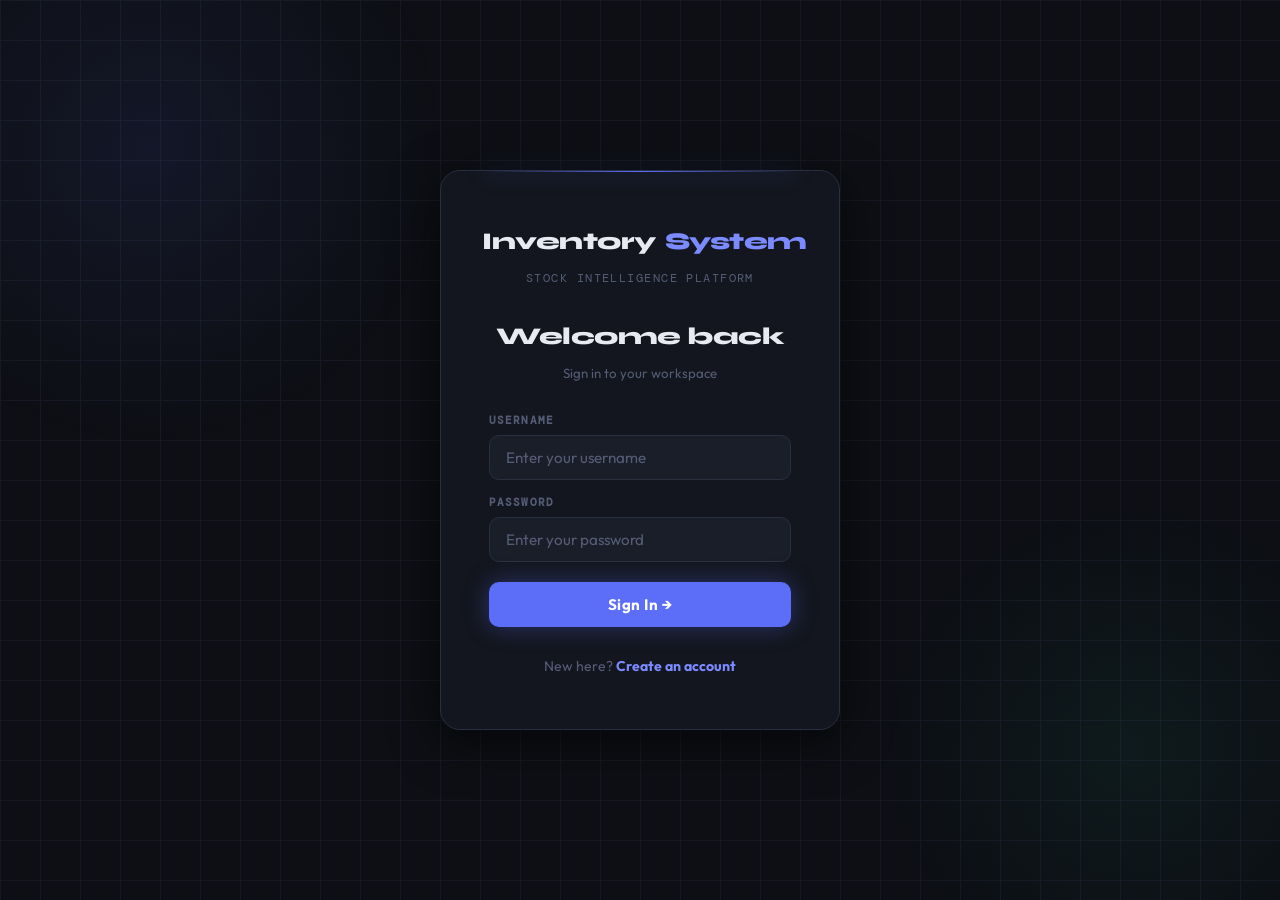
<file: inventory-frontend/index.html>
<!DOCTYPE html>
<html lang="en">
<head>
    <meta charset="UTF-8">
    <meta name="viewport" content="width=device-width, initial-scale=1.0">
    <title>Inventory System</title>
    <link rel="stylesheet" href="styles.css">
</head>
<body>
    <script>
        if (!localStorage.getItem("user")) {
            window.location.href = "login.html";
        }
    </script>

    <!-- TOAST CONTAINER -->
    <div id="toast-container"></div>

    <!-- HEADER -->
    <header class="main-header">
        <div class="logo">Inventory<span>System</span></div>
        <nav class="header-nav">
            <a href="#" class="nav-link active" onclick="showView('dashboard')">Dashboard</a>
            <a href="#" class="nav-link" onclick="showView('products')">Products</a>
            <a href="#" class="nav-link" onclick="showView('history')">Stock History</a>
        </nav>
        <div class="header-right">
            <span class="user-badge" id="username-display"></span>
            <button class="logout-btn" onclick="logout()">Sign out</button>
        </div>
    </header>

    <!-- DASHBOARD VIEW -->
    <div id="view-dashboard" class="view-section">
        <div class="main-container">
            <div class="page-title">
                <h2>Dashboard Overview</h2>
                <p>Welcome back, <strong id="dash-user"></strong> — here's your inventory at a glance</p>
            </div>

            <div class="stats-grid">
                <div class="stat-card">
                    <div class="stat-icon blue">📦</div>
                    <div class="stat-info">
                        <div class="stat-value" id="dash-total">0</div>
                        <div class="stat-label">Total Products</div>
                    </div>
                </div>
                <div class="stat-card">
                    <div class="stat-icon red">⚠️</div>
                    <div class="stat-info">
                        <div class="stat-value" id="dash-low">0</div>
                        <div class="stat-label">Low Stock Items</div>
                    </div>
                </div>
                <div class="stat-card">
                    <div class="stat-icon green">✅</div>
                    <div class="stat-info">
                        <div class="stat-value" id="dash-available">0</div>
                        <div class="stat-label">Available Items</div>
                    </div>
                </div>
                <div class="stat-card">
                    <div class="stat-icon purple">💰</div>
                    <div class="stat-info">
                        <div class="stat-value" id="dash-value">₹0</div>
                        <div class="stat-label">Total Stock Value</div>
                    </div>
                </div>
            </div>

            <div class="dash-grid">
                <div class="dash-card">
                    <h3>Category Breakdown</h3>
                    <div id="category-bars"></div>
                </div>
                <div class="dash-card">
                    <h3>Low Stock Alerts</h3>
                    <div id="low-stock-list" class="alert-list"></div>
                </div>
            </div>
        </div>
    </div>

    <!-- PRODUCTS VIEW -->
    <div id="view-products" class="view-section hidden">
        <div class="main-container">
            <div class="page-title-bar">
                <h2>Products</h2>
                <button class="add-btn" onclick="openModal()">+ Add Product</button>
            </div>

            <!-- FILTERS & SEARCH -->
            <div class="filter-bar">
                <div class="search-wrap">
                    <span class="search-icon">🔍</span>
                    <input id="search" placeholder="Search by name…" oninput="handleSearch()">
                </div>
                <div class="filter-group">
                    <select id="filter-category" onchange="applyFilters()">
                        <option value="">All Categories</option>
                    </select>
                    <select id="filter-status" onchange="applyFilters()">
                        <option value="">All Status</option>
                        <option value="AVAILABLE">Available</option>
                        <option value="LOW_STOCK">Low Stock</option>
                    </select>
                    <select id="sort-select" onchange="applyFilters()">
                        <option value="">Default Sort</option>
                        <option value="price_asc">Price ↑</option>
                        <option value="price_desc">Price ↓</option>
                        <option value="name_asc">Name A–Z</option>
                        <option value="qty_asc">Qty ↑</option>
                    </select>
                </div>
                <button class="export-btn" onclick="exportCSV()">⬇ Export CSV</button>
            </div>

            <!-- TABLE -->
            <div class="table-wrapper">
                <table>
                    <thead>
                        <tr>
                            <th>#</th>
                            <th>Name</th>
                            <th>Category</th>
                            <th>Price</th>
                            <th>Qty</th>
                            <th>Low Stock At</th>
                            <th>Status</th>
                            <th>Added</th>
                            <th>Actions</th>
                        </tr>
                    </thead>
                    <tbody id="table"></tbody>
                </table>
                <div id="empty-state" class="empty-state hidden">
                    <p>No products found.</p>
                </div>
            </div>

            <!-- PAGINATION -->
            <div class="pagination" id="pagination"></div>
        </div>
    </div>

    <!-- STOCK HISTORY VIEW -->
    <div id="view-history" class="view-section hidden">
        <div class="main-container">
            <div class="page-title">
                <h2>Stock History</h2>
                <p>Audit log of all stock changes</p>
            </div>
            <div class="table-wrapper">
                <table>
                    <thead>
                        <tr>
                            <th>Product</th>
                            <th>Change Type</th>
                            <th>Old Qty</th>
                            <th>New Qty</th>
                            <th>Changed By</th>
                            <th>Date &amp; Time</th>
                        </tr>
                    </thead>
                    <tbody id="history-table"></tbody>
                </table>
                <div id="history-empty" class="empty-state hidden">
                    <p>No stock history found.</p>
                </div>
            </div>
        </div>
    </div>

    <!-- ADD / EDIT MODAL -->
    <div id="modal-overlay" class="modal-overlay hidden" onclick="closeModalOnOverlay(event)">
        <div class="modal">
            <div class="modal-header">
                <h3 id="modal-title">Add Product</h3>
                <button class="modal-close" onclick="closeModal()">✕</button>
            </div>
            <div class="modal-body">
                <div class="form-grid">
                    <div class="form-group">
                        <label>Product Name *</label>
                        <input id="m-name" placeholder="e.g. Wireless Mouse" maxlength="100">
                        <span class="field-error" id="err-name"></span>
                    </div>
                    <div class="form-group">
                        <label>Category *</label>
                        <select id="m-category">
                            <option value="">Select Category</option>
                            <option>Stationery</option>
                            <option>Electronics</option>
                            <option>Groceries</option>
                            <option>Clothing</option>
                            <option>Furniture</option>
                            <option>Tools</option>
                        </select>
                        <span class="field-error" id="err-category"></span>
                    </div>
                    <div class="form-group">
                        <label>Price (₹) *</label>
                        <input id="m-price" type="number" min="0" step="0.01" placeholder="0.00">
                        <span class="field-error" id="err-price"></span>
                    </div>
                    <div class="form-group">
                        <label>Quantity *</label>
                        <input id="m-quantity" type="number" min="0" placeholder="0">
                        <span class="field-error" id="err-quantity"></span>
                    </div>
                    <div class="form-group">
                        <label>Low Stock Threshold</label>
                        <input id="m-threshold" type="number" min="1" placeholder="Default: 10">
                        <small class="field-hint">Alert when qty falls below this value</small>
                    </div>
                </div>
            </div>
            <div class="modal-footer">
                <button class="btn-secondary" onclick="closeModal()">Cancel</button>
                <button class="add-btn" id="modal-save-btn" onclick="saveProduct()">Add Product</button>
            </div>
        </div>
    </div>

    <!-- DELETE CONFIRM MODAL -->
    <div id="delete-overlay" class="modal-overlay hidden" onclick="closeDeleteOnOverlay(event)">
        <div class="modal modal-sm">
            <div class="modal-header">
                <h3>Confirm Delete</h3>
                <button class="modal-close" onclick="closeDeleteModal()">✕</button>
            </div>
            <div class="modal-body">
                <p>Are you sure you want to delete <strong id="delete-product-name"></strong>?</p>
                <p class="text-muted">This action cannot be undone.</p>
            </div>
            <div class="modal-footer">
                <button class="btn-secondary" onclick="closeDeleteModal()">Cancel</button>
                <button class="btn-danger" onclick="confirmDelete()">Delete</button>
            </div>
        </div>
    </div>

    <script src="script.js"></script>
</body>
</html>
</file>
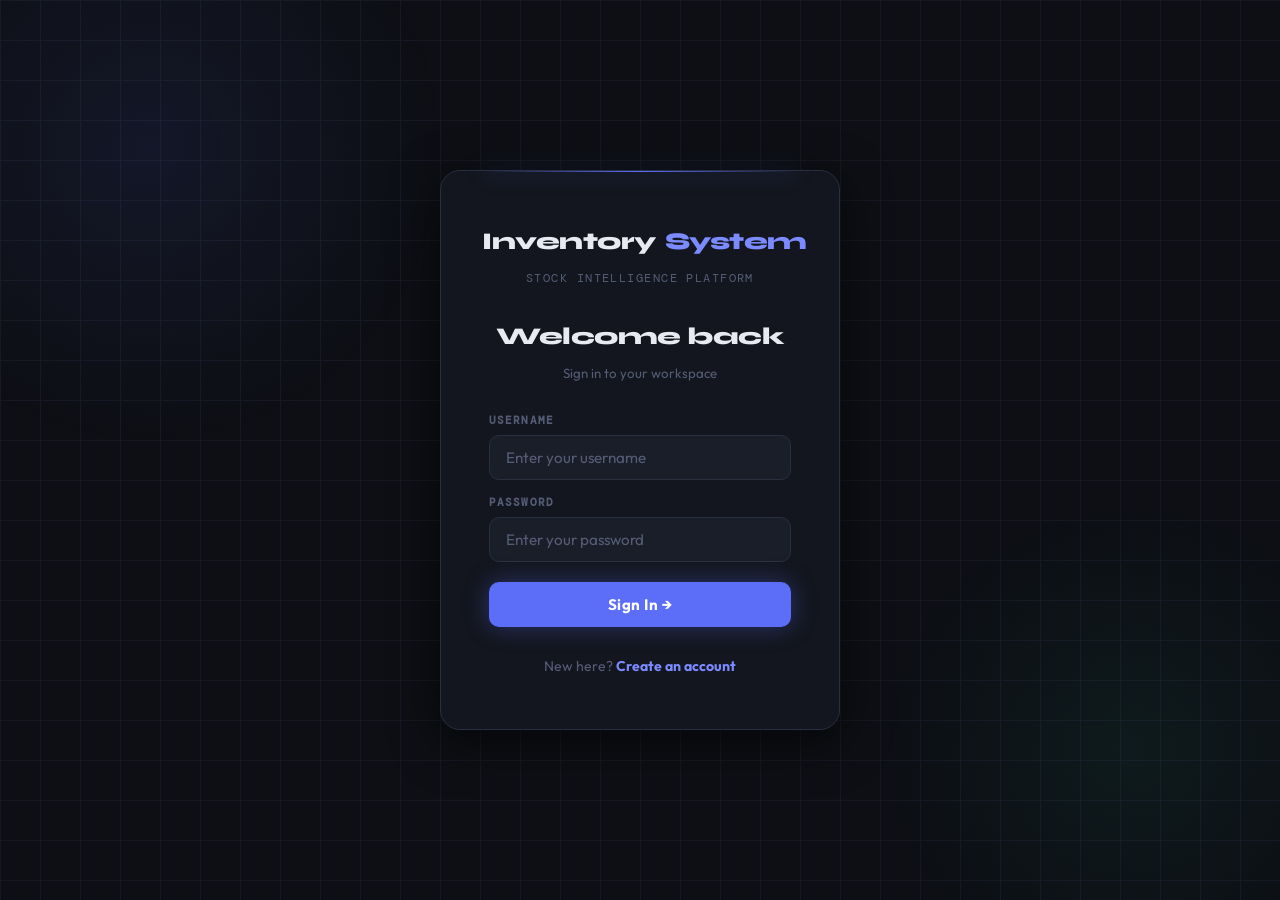
<file: inventory-frontend/login.html>
<!DOCTYPE html>
<html lang="en">
<head>
    <meta charset="UTF-8">
    <meta name="viewport" content="width=device-width, initial-scale=1.0">
    <title>Login · Inventory System</title>
    <link rel="stylesheet" href="styles.css">
</head>
<body class="auth-page">

    <div class="grid-bg"></div>
    <div class="glow-1"></div>
    <div class="glow-2"></div>

    <div class="auth-card">
        <div class="logo">Inventory<span>System</span></div>
        <div class="auth-tagline">Stock Intelligence Platform</div>

        <h2>Welcome back</h2>
        <p class="auth-subtext">Sign in to your workspace</p>

        <div class="auth-inputs">
            <div>
                <label class="input-field-label">Username</label>
                <input id="login-user" type="text" placeholder="Enter your username" onkeydown="if(event.key==='Enter') login()">
            </div>
            <div>
                <label class="input-field-label">Password</label>
                <input id="login-pass" type="password" placeholder="Enter your password" onkeydown="if(event.key==='Enter') login()">
            </div>
            <div class="auth-error" id="login-error"></div>
            <button class="auth-btn" id="login-btn" onclick="login()">Sign In →</button>
        </div>

        <div class="auth-link">
            New here? <a href="register.html">Create an account</a>
        </div>
    </div>

    <script>
    function login() {
        const userVal = document.getElementById("login-user").value.trim();
        const passVal = document.getElementById("login-pass").value;
        const errEl   = document.getElementById("login-error");
        const btn     = document.getElementById("login-btn");

        errEl.style.display = "none";

        if (!userVal || !passVal) {
            errEl.textContent = "Please enter both username and password.";
            errEl.style.display = "block";
            return;
        }

        btn.textContent = "Signing in…";
        btn.disabled = true;

        fetch("http://localhost:8080/auth/login", {
            method: "POST",
            headers: { "Content-Type": "application/json" },
            body: JSON.stringify({ username: userVal, password: passVal })
        })
        .then(async res => {
            const text = await res.text();
            if (text.trim() === "SUCCESS") {
                localStorage.setItem("user", userVal);
                window.location.href = "index.html";
            } else {
                errEl.textContent = "Invalid username or password.";
                errEl.style.display = "block";
                btn.textContent = "Sign In →";
                btn.disabled = false;
            }
        })
        .catch(() => {
            errEl.textContent = "Cannot connect to server. Is the backend running?";
            errEl.style.display = "block";
            btn.textContent = "Sign In →";
            btn.disabled = false;
        });
    }
    </script>
</body>
</html>
</file>
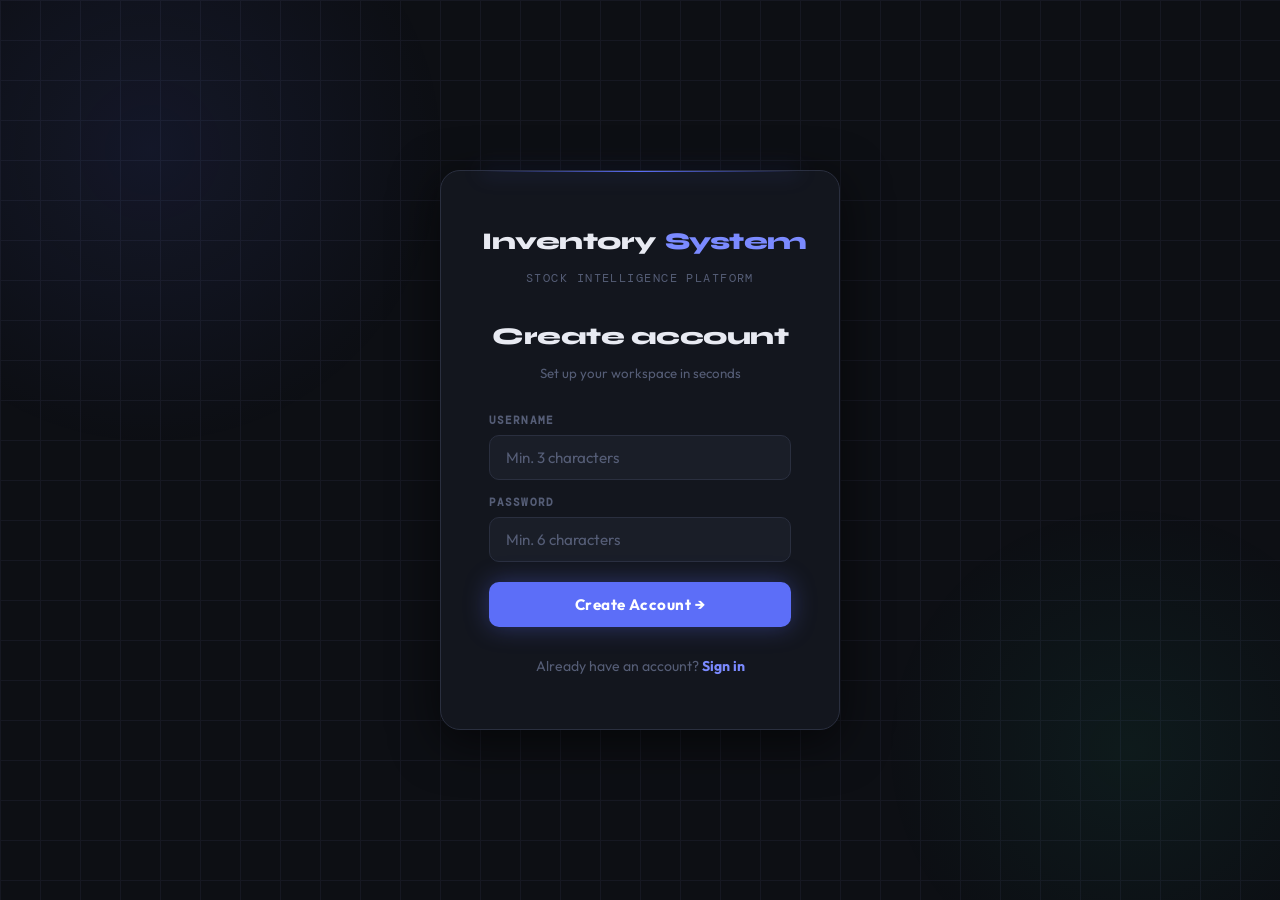
<file: inventory-frontend/register.html>
<!DOCTYPE html>
<html lang="en">
<head>
    <meta charset="UTF-8">
    <meta name="viewport" content="width=device-width, initial-scale=1.0">
    <title>Register · Inventory System</title>
    <link rel="stylesheet" href="styles.css">
</head>
<body class="auth-page">

    <div class="grid-bg"></div>
    <div class="glow-1"></div>
    <div class="glow-2"></div>

    <div class="auth-card">
        <div class="logo">Inventory<span>System</span></div>
        <div class="auth-tagline">Stock Intelligence Platform</div>

        <h2>Create account</h2>
        <p class="auth-subtext">Set up your workspace in seconds</p>

        <div class="auth-inputs">
            <div>
                <label class="input-field-label">Username</label>
                <input id="username" type="text" placeholder="Min. 3 characters" maxlength="30" onkeydown="if(event.key==='Enter') register()">
            </div>
            <div>
                <label class="input-field-label">Password</label>
                <input id="password" type="password" placeholder="Min. 6 characters" maxlength="64" onkeydown="if(event.key==='Enter') register()">
            </div>
            <div class="auth-error" id="reg-error"></div>
            <button class="auth-btn" id="reg-btn" onclick="register()">Create Account →</button>
        </div>

        <div class="auth-link">
            Already have an account? <a href="login.html">Sign in</a>
        </div>
    </div>

    <script>
    function register() {
        const u     = document.getElementById("username").value.trim();
        const p     = document.getElementById("password").value;
        const errEl = document.getElementById("reg-error");
        const btn   = document.getElementById("reg-btn");

        errEl.style.display = "none";

        if (!u || !p) {
            errEl.textContent = "Please fill in all fields.";
            errEl.style.display = "block"; return;
        }
        if (u.length < 3) {
            errEl.textContent = "Username must be at least 3 characters.";
            errEl.style.display = "block"; return;
        }
        if (p.length < 6) {
            errEl.textContent = "Password must be at least 6 characters.";
            errEl.style.display = "block"; return;
        }

        btn.textContent = "Creating account…";
        btn.disabled = true;

        fetch("http://localhost:8080/auth/register", {
            method: "POST",
            headers: { "Content-Type": "application/json" },
            body: JSON.stringify({ username: u, password: p })
        })
        .then(async res => {
            if (res.ok) {
                alert("Account created! Please log in.");
                window.location.href = "login.html";
            } else {
                const data = await res.json().catch(() => ({}));
                errEl.textContent = data.message || "Registration failed. Username might be taken.";
                errEl.style.display = "block";
                btn.textContent = "Create Account →";
                btn.disabled = false;
            }
        })
        .catch(() => {
            errEl.textContent = "Cannot connect to server.";
            errEl.style.display = "block";
            btn.textContent = "Create Account →";
            btn.disabled = false;
        });
    }
    </script>
</body>
</html>
</file>
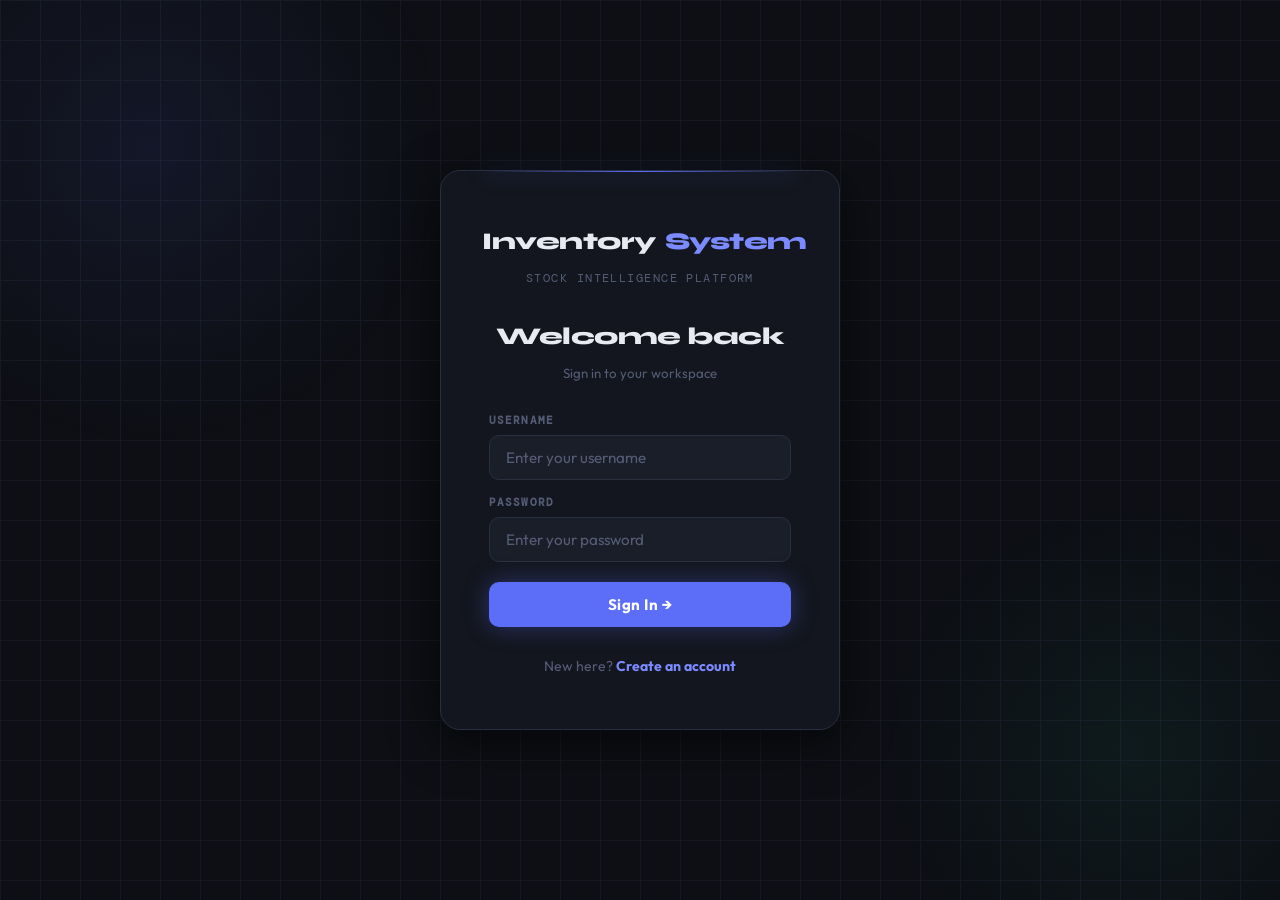
<file: inventory-backend/src/main/resources/static/login.html>
<!DOCTYPE html>
<html lang="en">
<head>
    <meta charset="UTF-8">
    <meta name="viewport" content="width=device-width, initial-scale=1.0">
    <title>Login · Inventory System</title>
    <link rel="stylesheet" href="styles.css">
</head>
<body class="auth-page">

    <div class="grid-bg"></div>
    <div class="glow-1"></div>
    <div class="glow-2"></div>

    <div class="auth-card">
        <div class="logo">Inventory<span>System</span></div>
        <div class="auth-tagline">Stock Intelligence Platform</div>

        <h2>Welcome back</h2>
        <p class="auth-subtext">Sign in to your workspace</p>

        <div class="auth-inputs">
            <div>
                <label class="input-field-label">Username</label>
                <input id="login-user" type="text" placeholder="Enter your username" onkeydown="if(event.key==='Enter') login()">
            </div>
            <div>
                <label class="input-field-label">Password</label>
                <input id="login-pass" type="password" placeholder="Enter your password" onkeydown="if(event.key==='Enter') login()">
            </div>
            <div class="auth-error" id="login-error"></div>
            <button class="auth-btn" id="login-btn" onclick="login()">Sign In →</button>
        </div>

        <div class="auth-link">
            New here? <a href="register.html">Create an account</a>
        </div>
    </div>

    <script>
    function login() {
        const userVal = document.getElementById("login-user").value.trim();
        const passVal = document.getElementById("login-pass").value;
        const errEl   = document.getElementById("login-error");
        const btn     = document.getElementById("login-btn");

        errEl.style.display = "none";

        if (!userVal || !passVal) {
            errEl.textContent = "Please enter both username and password.";
            errEl.style.display = "block";
            return;
        }

        btn.textContent = "Signing in…";
        btn.disabled = true;

        fetch("https://inventory-management-system-c84f.onrender.com/auth/login",  {
            method: "POST",
            headers: { "Content-Type": "application/json" },
            body: JSON.stringify({ username: userVal, password: passVal })
        })
        .then(async res => {
            const text = await res.text();
            if (text.trim() === "SUCCESS") {
                localStorage.setItem("user", userVal);
                window.location.href = "index.html";
            } else {
                errEl.textContent = "Invalid username or password.";
                errEl.style.display = "block";
                btn.textContent = "Sign In →";
                btn.disabled = false;
            }
        })
        .catch(() => {
            errEl.textContent = "Cannot connect to server. Is the backend running?";
            errEl.style.display = "block";
            btn.textContent = "Sign In →";
            btn.disabled = false;
        });
    }
    </script>
</body>
</html>
</file>
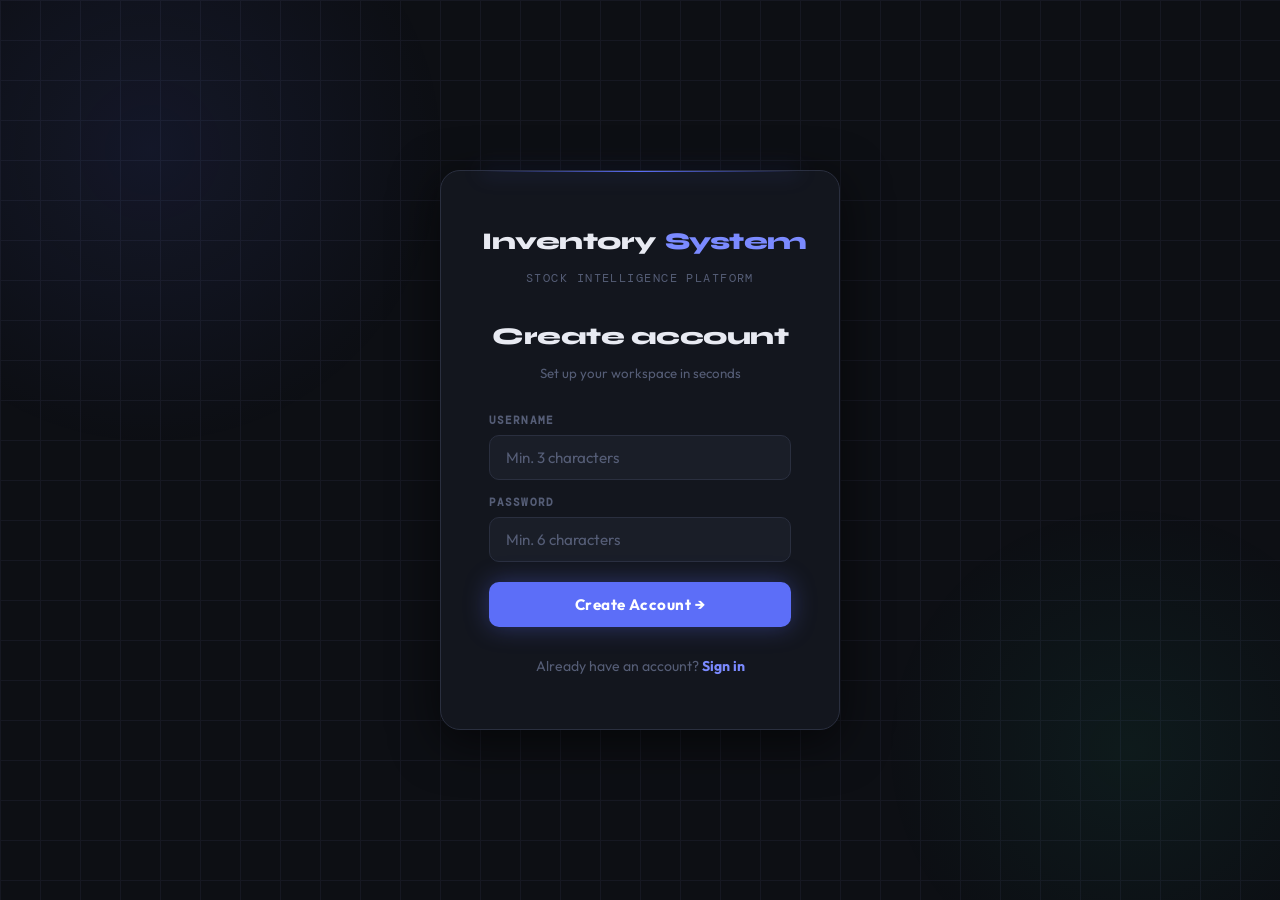
<file: inventory-backend/src/main/resources/static/register.html>
<!DOCTYPE html>
<html lang="en">
<head>
    <meta charset="UTF-8">
    <meta name="viewport" content="width=device-width, initial-scale=1.0">
    <title>Register · Inventory System</title>
    <link rel="stylesheet" href="styles.css">
</head>
<body class="auth-page">

    <div class="grid-bg"></div>
    <div class="glow-1"></div>
    <div class="glow-2"></div>

    <div class="auth-card">
        <div class="logo">Inventory<span>System</span></div>
        <div class="auth-tagline">Stock Intelligence Platform</div>

        <h2>Create account</h2>
        <p class="auth-subtext">Set up your workspace in seconds</p>

        <div class="auth-inputs">
            <div>
                <label class="input-field-label">Username</label>
                <input id="username" type="text" placeholder="Min. 3 characters" maxlength="30" onkeydown="if(event.key==='Enter') register()">
            </div>
            <div>
                <label class="input-field-label">Password</label>
                <input id="password" type="password" placeholder="Min. 6 characters" maxlength="64" onkeydown="if(event.key==='Enter') register()">
            </div>
            <div class="auth-error" id="reg-error"></div>
            <button class="auth-btn" id="reg-btn" onclick="register()">Create Account →</button>
        </div>

        <div class="auth-link">
            Already have an account? <a href="login.html">Sign in</a>
        </div>
    </div>

    <script>
    function register() {
        const u     = document.getElementById("username").value.trim();
        const p     = document.getElementById("password").value;
        const errEl = document.getElementById("reg-error");
        const btn   = document.getElementById("reg-btn");

        errEl.style.display = "none";

        if (!u || !p) {
            errEl.textContent = "Please fill in all fields.";
            errEl.style.display = "block"; return;
        }
        if (u.length < 3) {
            errEl.textContent = "Username must be at least 3 characters.";
            errEl.style.display = "block"; return;
        }
        if (p.length < 6) {
            errEl.textContent = "Password must be at least 6 characters.";
            errEl.style.display = "block"; return;
        }

        btn.textContent = "Creating account…";
        btn.disabled = true;

        fetch("https://inventory-management-system-c84f.onrender.com/auth/register", {
            method: "POST",
            headers: { "Content-Type": "application/json" },
            body: JSON.stringify({ username: u, password: p })
        })
        .then(async res => {
            if (res.ok) {
                alert("Account created! Please log in.");
                window.location.href = "login.html";
            } else {
                const data = await res.json().catch(() => ({}));
                errEl.textContent = data.message || "Registration failed. Username might be taken.";
                errEl.style.display = "block";
                btn.textContent = "Create Account →";
                btn.disabled = false;
            }
        })
        .catch(() => {
            errEl.textContent = "Cannot connect to server.";
            errEl.style.display = "block";
            btn.textContent = "Create Account →";
            btn.disabled = false;
        });
    }
    </script>
</body>
</html>
</file>
<file: inventory-frontend/styles.css>
/* ─── FONTS ─────────────────────────────────────────────────────────────────── */
@import url('https://fonts.googleapis.com/css2?family=Syne:wght@400;600;700;800&family=DM+Mono:wght@400;500&family=Outfit:wght@300;400;500;600;700&display=swap');

/* ─── TOKENS ────────────────────────────────────────────────────────────────── */
:root {
  --bg:         #0d0f14;
  --bg2:        #13161e;
  --bg3:        #1a1e28;
  --bg4:        #222736;
  --border:     #2a2f3f;
  --border2:    #343a50;
  --text:       #e8eaf2;
  --text2:      #8b92ab;
  --text3:      #555d76;
  --accent:     #5c6ef8;
  --accent2:    #7b8aff;
  --accent-glow:rgba(92,110,248,0.22);
  --green:      #22d3a3;
  --green-bg:   rgba(34,211,163,0.1);
  --red:        #f25c6e;
  --red-bg:     rgba(242,92,110,0.1);
  --amber:      #f5a623;
  --amber-bg:   rgba(245,166,35,0.1);
  --purple:     #a78bfa;
  --purple-bg:  rgba(167,139,250,0.1);
  --radius:     10px;
  --radius-lg:  16px;
  --shadow:     0 4px 24px rgba(0,0,0,0.4);
  --shadow-lg:  0 12px 48px rgba(0,0,0,0.6);
  --font-head:  'Syne', sans-serif;
  --font-body:  'Outfit', sans-serif;
  --font-mono:  'DM Mono', monospace;
}

/* ─── RESET & BASE ──────────────────────────────────────────────────────────── */
*, *::before, *::after { box-sizing: border-box; margin: 0; padding: 0; }
html { scroll-behavior: smooth; }

body {
  font-family: var(--font-body);
  background: var(--bg);
  color: var(--text);
  min-height: 100vh;
  line-height: 1.6;
  -webkit-font-smoothing: antialiased;
}

/* Subtle grid texture */
body::before {
  content: '';
  position: fixed;
  inset: 0;
  background-image:
    linear-gradient(var(--border) 1px, transparent 1px),
    linear-gradient(90deg, var(--border) 1px, transparent 1px);
  background-size: 40px 40px;
  opacity: 0.18;
  pointer-events: none;
  z-index: 0;
}

a { text-decoration: none; color: inherit; }
small.field-hint { color: var(--text3); font-size: 0.75rem; margin-top: 3px; display: block; }
.text-muted { color: var(--text2); font-size: 0.86rem; }
.hidden { display: none !important; }

/* ─── SCROLLBAR ─────────────────────────────────────────────────────────────── */
::-webkit-scrollbar { width: 6px; height: 6px; }
::-webkit-scrollbar-track { background: var(--bg2); }
::-webkit-scrollbar-thumb { background: var(--border2); border-radius: 3px; }
::-webkit-scrollbar-thumb:hover { background: var(--accent); }

/* ─── HEADER ────────────────────────────────────────────────────────────────── */
.main-header {
  background: rgba(13,15,20,0.85);
  backdrop-filter: blur(20px);
  -webkit-backdrop-filter: blur(20px);
  padding: 0 40px;
  height: 64px;
  display: flex;
  align-items: center;
  justify-content: space-between;
  border-bottom: 1px solid var(--border);
  position: sticky;
  top: 0;
  z-index: 100;
}

.logo {
  font-family: var(--font-head);
  font-size: 1.35rem;
  font-weight: 800;
  color: var(--text);
  letter-spacing: -0.5px;
  display: flex;
  align-items: center;
  gap: 9px;
}
.logo::before {
  content: '';
  display: inline-block;
  width: 8px; height: 8px;
  background: var(--accent);
  border-radius: 2px;
  box-shadow: 0 0 12px var(--accent);
}
.logo span { color: var(--accent2); }

.header-nav { display: flex; gap: 2px; }
.nav-link {
  padding: 7px 18px;
  border-radius: 8px;
  color: var(--text2);
  font-weight: 500;
  font-size: 0.88rem;
  transition: all 0.2s;
  letter-spacing: 0.01em;
  position: relative;
}
.nav-link:hover { background: var(--bg3); color: var(--text); }
.nav-link.active { background: var(--accent-glow); color: var(--accent2); font-weight: 600; }
.nav-link.active::after {
  content: '';
  position: absolute;
  bottom: -1px; left: 18px; right: 18px;
  height: 2px;
  background: var(--accent);
  border-radius: 2px 2px 0 0;
  box-shadow: 0 0 8px var(--accent);
}

.header-right { display: flex; align-items: center; gap: 10px; }
.user-badge {
  font-size: 0.78rem;
  color: var(--text2);
  background: var(--bg3);
  border: 1px solid var(--border);
  padding: 5px 14px;
  border-radius: 20px;
  display: flex; align-items: center; gap: 7px;
  font-family: var(--font-mono);
}
.user-badge::before {
  content: '';
  width: 7px; height: 7px;
  border-radius: 50%;
  background: var(--green);
  box-shadow: 0 0 6px var(--green);
}

.logout-btn {
  background: transparent;
  border: 1px solid var(--border);
  color: var(--text2);
  padding: 6px 16px;
  border-radius: 8px;
  cursor: pointer;
  font-size: 0.84rem;
  font-weight: 600;
  font-family: var(--font-body);
  transition: all 0.2s;
}
.logout-btn:hover { background: var(--red-bg); color: var(--red); border-color: var(--red); }

/* ─── LAYOUT ────────────────────────────────────────────────────────────────── */
.view-section { padding: 0; position: relative; z-index: 1; }
.main-container { max-width: 1280px; margin: 0 auto; padding: 36px 28px; }

.page-title { margin-bottom: 32px; }
.page-title h2 {
  font-family: var(--font-head);
  font-size: 1.9rem;
  font-weight: 800;
  letter-spacing: -0.5px;
  background: linear-gradient(135deg, var(--text) 0%, var(--text2) 100%);
  -webkit-background-clip: text; -webkit-text-fill-color: transparent;
  background-clip: text;
}
.page-title p { color: var(--text2); margin-top: 5px; font-size: 0.92rem; }

.page-title-bar { display: flex; justify-content: space-between; align-items: center; margin-bottom: 24px; }
.page-title-bar h2 {
  font-family: var(--font-head);
  font-size: 1.9rem;
  font-weight: 800;
  letter-spacing: -0.5px;
  background: linear-gradient(135deg, var(--text) 0%, var(--text2) 100%);
  -webkit-background-clip: text; -webkit-text-fill-color: transparent;
  background-clip: text;
}

/* ─── DASHBOARD STATS ───────────────────────────────────────────────────────── */
.stats-grid { display: grid; grid-template-columns: repeat(4, 1fr); gap: 16px; margin-bottom: 24px; }

.stat-card {
  background: var(--bg2);
  border: 1px solid var(--border);
  border-radius: var(--radius-lg);
  padding: 22px 24px;
  display: flex; align-items: center; gap: 18px;
  transition: all 0.3s;
  position: relative; overflow: hidden;
  animation: slideUp 0.4s ease both;
}
.stat-card:nth-child(1) { animation-delay: 0.05s; }
.stat-card:nth-child(2) { animation-delay: 0.1s; }
.stat-card:nth-child(3) { animation-delay: 0.15s; }
.stat-card:nth-child(4) { animation-delay: 0.2s; }

.stat-card::before {
  content: '';
  position: absolute;
  top: 0; left: 0; right: 0; height: 1px;
  background: linear-gradient(90deg, transparent, var(--accent), transparent);
  opacity: 0; transition: opacity 0.3s;
}
.stat-card:hover { transform: translateY(-3px); border-color: var(--border2); box-shadow: var(--shadow); }
.stat-card:hover::before { opacity: 1; }

.stat-icon {
  font-size: 1.5rem;
  width: 52px; height: 52px;
  border-radius: 12px;
  display: flex; align-items: center; justify-content: center;
  flex-shrink: 0;
}
.stat-icon.blue  { background: rgba(92,110,248,0.15); border: 1px solid rgba(92,110,248,0.25); }
.stat-icon.red   { background: var(--red-bg); border: 1px solid rgba(242,92,110,0.25); }
.stat-icon.green { background: var(--green-bg); border: 1px solid rgba(34,211,163,0.25); }
.stat-icon.purple{ background: var(--purple-bg); border: 1px solid rgba(167,139,250,0.25); }

.stat-value {
  font-family: var(--font-head);
  font-size: 1.75rem;
  font-weight: 800;
  line-height: 1;
  letter-spacing: -1px;
}
.stat-label { font-size: 0.75rem; color: var(--text2); margin-top: 5px; text-transform: uppercase; letter-spacing: 0.07em; font-weight: 600; }

/* ─── DASHBOARD GRID ────────────────────────────────────────────────────────── */
.dash-grid { display: grid; grid-template-columns: 1fr 1fr; gap: 18px; }

.dash-card {
  background: var(--bg2);
  border: 1px solid var(--border);
  border-radius: var(--radius-lg);
  padding: 24px;
}
.dash-card h3 {
  font-family: var(--font-head);
  font-size: 0.82rem;
  font-weight: 700;
  margin-bottom: 20px;
  color: var(--text2);
  text-transform: uppercase;
  letter-spacing: 0.1em;
  display: flex; align-items: center; gap: 9px;
}
.dash-card h3::before {
  content: '';
  width: 3px; height: 14px;
  background: var(--accent);
  border-radius: 2px;
  box-shadow: 0 0 8px var(--accent);
}

.cat-bar-row { display: flex; align-items: center; gap: 12px; margin-bottom: 13px; }
.cat-label { min-width: 96px; font-size: 0.82rem; color: var(--text2); font-weight: 500; }
.cat-bar-track { flex: 1; background: var(--bg4); border-radius: 4px; height: 8px; overflow: hidden; }
.cat-bar-fill { height: 100%; border-radius: 4px; transition: width 0.7s cubic-bezier(0.34, 1.56, 0.64, 1); }
.cat-count { min-width: 24px; text-align: right; font-size: 0.82rem; font-weight: 700; font-family: var(--font-mono); }

.alert-list { display: flex; flex-direction: column; gap: 9px; }
.alert-item {
  display: flex; justify-content: space-between; align-items: center;
  padding: 10px 14px;
  background: var(--red-bg);
  border: 1px solid rgba(242,92,110,0.2);
  border-radius: 8px;
  transition: border-color 0.2s;
}
.alert-item:hover { border-color: rgba(242,92,110,0.4); }
.alert-name { font-weight: 600; font-size: 0.88rem; }
.alert-badge {
  background: var(--red);
  color: #fff;
  font-size: 0.72rem;
  font-weight: 700;
  padding: 3px 10px;
  border-radius: 20px;
  font-family: var(--font-mono);
}

/* ─── FILTER BAR ────────────────────────────────────────────────────────────── */
.filter-bar {
  background: var(--bg2);
  border: 1px solid var(--border);
  border-radius: var(--radius-lg);
  padding: 14px 18px;
  display: flex; gap: 10px; align-items: center; flex-wrap: wrap;
  margin-bottom: 14px;
}

.search-wrap { position: relative; flex: 1; min-width: 220px; }
.search-icon { position: absolute; left: 13px; top: 50%; transform: translateY(-50%); font-size: 0.85rem; opacity: 0.5; }
.search-wrap input {
  width: 100%;
  padding: 9px 13px 9px 36px;
  background: var(--bg3);
  border: 1px solid var(--border);
  border-radius: var(--radius);
  font-size: 0.88rem;
  color: var(--text);
  font-family: var(--font-body);
  transition: all 0.2s;
}
.search-wrap input::placeholder { color: var(--text3); }
.search-wrap input:focus { outline: none; border-color: var(--accent); box-shadow: 0 0 0 3px var(--accent-glow); background: var(--bg4); }

.filter-group { display: flex; gap: 8px; }
.filter-group select {
  padding: 9px 32px 9px 13px;
  background: var(--bg3);
  border: 1px solid var(--border);
  border-radius: var(--radius);
  font-size: 0.85rem;
  color: var(--text2);
  cursor: pointer;
  font-family: var(--font-body);
  transition: all 0.2s;
  appearance: none; -webkit-appearance: none;
  background-image: url("data:image/svg+xml,%3Csvg xmlns='http://www.w3.org/2000/svg' width='12' height='8' viewBox='0 0 12 8'%3E%3Cpath d='M1 1l5 5 5-5' stroke='%238b92ab' stroke-width='1.5' fill='none' stroke-linecap='round'/%3E%3C/svg%3E");
  background-repeat: no-repeat;
  background-position: right 10px center;
}
.filter-group select:focus { outline: none; border-color: var(--accent); box-shadow: 0 0 0 3px var(--accent-glow); }
.filter-group select option { background: var(--bg3); color: var(--text); }

/* ─── TABLE ─────────────────────────────────────────────────────────────────── */
.table-wrapper {
  background: var(--bg2);
  border: 1px solid var(--border);
  border-radius: var(--radius-lg);
  overflow: hidden;
}

table { width: 100%; border-collapse: collapse; }

th {
  background: var(--bg3);
  color: var(--text3);
  padding: 13px 16px;
  text-align: left;
  font-size: 0.7rem;
  text-transform: uppercase;
  letter-spacing: 0.12em;
  border-bottom: 1px solid var(--border);
  font-weight: 700;
  font-family: var(--font-mono);
}

td {
  padding: 14px 16px;
  border-bottom: 1px solid var(--border);
  font-size: 0.9rem;
  color: var(--text);
  transition: background 0.15s;
}
tr:last-child td { border-bottom: none; }
tr:hover td { background: var(--bg3); }
.low-row td { background: rgba(242,92,110,0.04) !important; }
.low-row:hover td { background: rgba(242,92,110,0.08) !important; }

.empty-state { padding: 64px 32px; text-align: center; color: var(--text3); font-size: 0.95rem; }

/* ─── CHIPS & BADGES ────────────────────────────────────────────────────────── */
.cat-chip {
  background: rgba(92,110,248,0.12);
  color: var(--accent2);
  padding: 3px 10px;
  border-radius: 20px;
  font-size: 0.75rem;
  font-weight: 600;
  border: 1px solid rgba(92,110,248,0.2);
  font-family: var(--font-mono);
}

.status-badge {
  padding: 3px 11px;
  border-radius: 20px;
  font-size: 0.72rem;
  font-weight: 700;
  font-family: var(--font-mono);
  text-transform: uppercase;
  letter-spacing: 0.05em;
}
.badge-ok    { background: var(--green-bg); color: var(--green); border: 1px solid rgba(34,211,163,0.2); }
.badge-low   { background: var(--red-bg); color: var(--red); border: 1px solid rgba(242,92,110,0.2); }
.badge-edit  { background: var(--amber-bg); color: var(--amber); border: 1px solid rgba(245,166,35,0.2); }

/* ─── PAGINATION ────────────────────────────────────────────────────────────── */
.pagination { display: flex; gap: 5px; justify-content: center; padding: 20px 0; }
.pagination button {
  padding: 7px 13px;
  border: 1px solid var(--border);
  border-radius: var(--radius);
  background: var(--bg3);
  color: var(--text2);
  cursor: pointer;
  font-size: 0.84rem;
  font-weight: 600;
  font-family: var(--font-body);
  transition: all 0.2s;
  min-width: 36px;
}
.pagination button:hover:not(:disabled) { background: var(--accent); color: #fff; border-color: var(--accent); box-shadow: 0 0 12px var(--accent-glow); }
.pagination button:disabled { opacity: 0.3; cursor: not-allowed; }
.pagination button.pg-active { background: var(--accent); color: #fff; border-color: var(--accent); box-shadow: 0 0 14px var(--accent-glow); }

/* ─── BUTTONS ───────────────────────────────────────────────────────────────── */
button { cursor: pointer; border: none; font-family: var(--font-body); transition: all 0.2s; }

.add-btn {
  background: var(--accent);
  color: #fff;
  padding: 9px 22px;
  border-radius: var(--radius);
  font-weight: 700;
  font-size: 0.88rem;
  letter-spacing: 0.02em;
  box-shadow: 0 0 20px rgba(92,110,248,0.3);
}
.add-btn:hover { background: var(--accent2); transform: translateY(-2px); box-shadow: 0 4px 24px rgba(92,110,248,0.45); }

.export-btn {
  background: var(--bg3);
  border: 1px solid var(--border);
  color: var(--text2);
  padding: 9px 16px;
  border-radius: var(--radius);
  font-weight: 600;
  font-size: 0.85rem;
}
.export-btn:hover { background: var(--bg4); color: var(--text); border-color: var(--border2); }

.btn-edit {
  background: rgba(92,110,248,0.1);
  color: var(--accent2);
  padding: 5px 13px;
  border-radius: 6px;
  font-size: 0.8rem;
  font-weight: 700;
  margin-right: 4px;
  border: 1px solid rgba(92,110,248,0.2);
}
.btn-edit:hover { background: var(--accent); color: #fff; border-color: var(--accent); }

.btn-del {
  background: var(--red-bg);
  color: var(--red);
  padding: 5px 11px;
  border-radius: 6px;
  font-size: 0.8rem;
  font-weight: 700;
  border: 1px solid rgba(242,92,110,0.2);
}
.btn-del:hover { background: var(--red); color: #fff; border-color: var(--red); }

.btn-secondary {
  background: var(--bg3);
  color: var(--text2);
  padding: 9px 20px;
  border-radius: var(--radius);
  font-weight: 600;
  font-size: 0.88rem;
  border: 1px solid var(--border);
}
.btn-secondary:hover { background: var(--bg4); color: var(--text); }

.btn-danger {
  background: var(--red);
  color: #fff;
  padding: 9px 20px;
  border-radius: var(--radius);
  font-weight: 700;
  font-size: 0.88rem;
  box-shadow: 0 0 16px rgba(242,92,110,0.3);
}
.btn-danger:hover { opacity: 0.9; transform: translateY(-1px); box-shadow: 0 4px 20px rgba(242,92,110,0.45); }

/* ─── MODAL ─────────────────────────────────────────────────────────────────── */
.modal-overlay {
  position: fixed; inset: 0;
  background: rgba(0,0,0,0.7);
  backdrop-filter: blur(6px);
  display: flex; align-items: center; justify-content: center;
  z-index: 999;
  animation: fadeIn 0.2s ease;
}

.modal {
  background: var(--bg2);
  border: 1px solid var(--border2);
  border-radius: var(--radius-lg);
  width: 100%; max-width: 560px;
  box-shadow: var(--shadow-lg);
  animation: slideUp 0.3s cubic-bezier(0.34, 1.56, 0.64, 1);
}
.modal-sm { max-width: 400px; }

.modal-header {
  display: flex; justify-content: space-between; align-items: center;
  padding: 22px 26px;
  border-bottom: 1px solid var(--border);
}
.modal-header h3 { font-family: var(--font-head); font-size: 1.1rem; font-weight: 700; letter-spacing: -0.3px; }
.modal-close {
  background: var(--bg3); border: 1px solid var(--border);
  width: 30px; height: 30px; border-radius: 50%;
  font-size: 0.9rem; cursor: pointer; color: var(--text2);
  display: flex; align-items: center; justify-content: center; transition: all 0.2s;
}
.modal-close:hover { background: var(--red-bg); color: var(--red); border-color: rgba(242,92,110,0.3); }

.modal-body { padding: 24px 26px; }
.modal-body p { color: var(--text2); line-height: 1.7; }
.modal-body p strong { color: var(--text); }
.modal-body .text-muted { margin-top: 6px; font-size: 0.84rem; }

.modal-footer {
  display: flex; justify-content: flex-end; gap: 10px;
  padding: 18px 26px;
  border-top: 1px solid var(--border);
}

.form-grid { display: grid; grid-template-columns: 1fr 1fr; gap: 16px; }
.form-group { display: flex; flex-direction: column; gap: 6px; }
.form-group label {
  font-size: 0.72rem; font-weight: 700; color: var(--text3);
  text-transform: uppercase; letter-spacing: 0.1em;
  font-family: var(--font-mono);
}
.form-group input, .form-group select {
  padding: 10px 13px;
  background: var(--bg3); border: 1px solid var(--border);
  border-radius: var(--radius);
  font-size: 0.9rem; color: var(--text);
  font-family: var(--font-body); transition: all 0.2s;
}
.form-group input::placeholder { color: var(--text3); }
.form-group input:focus, .form-group select:focus {
  outline: none; border-color: var(--accent);
  box-shadow: 0 0 0 3px var(--accent-glow); background: var(--bg4);
}
.form-group select option { background: var(--bg3); color: var(--text); }
.field-error { color: var(--red); font-size: 0.75rem; min-height: 14px; }

/* ─── TOAST ─────────────────────────────────────────────────────────────────── */
#toast-container {
  position: fixed; top: 76px; right: 20px;
  display: flex; flex-direction: column; gap: 8px; z-index: 9999;
}

.toast {
  background: var(--bg3); border: 1px solid var(--border2);
  border-radius: var(--radius); padding: 12px 18px;
  box-shadow: var(--shadow);
  font-size: 0.86rem; font-weight: 600;
  opacity: 0; transform: translateX(30px);
  transition: all 0.3s cubic-bezier(0.34, 1.56, 0.64, 1);
  border-left: 3px solid var(--accent);
  max-width: 320px; color: var(--text);
}
.toast.toast-show { opacity: 1; transform: translateX(0); }
.toast.toast-success { border-left-color: var(--green); }
.toast.toast-error   { border-left-color: var(--red); }
.toast.toast-info    { border-left-color: var(--accent); }

/* ─── AUTH PAGES ────────────────────────────────────────────────────────────── */
.auth-page {
  display: flex; justify-content: center; align-items: center;
  min-height: 100vh; background: var(--bg);
  position: relative; overflow: hidden;
}
.auth-page .grid-bg {
  position: fixed; inset: 0;
  background-image:
    linear-gradient(var(--border) 1px, transparent 1px),
    linear-gradient(90deg, var(--border) 1px, transparent 1px);
  background-size: 40px 40px;
  opacity: 0.2; pointer-events: none; z-index: 0;
}
.auth-page .glow-1 {
  position: fixed;
  width: 600px; height: 600px;
  background: radial-gradient(circle, rgba(92,110,248,0.09) 0%, transparent 70%);
  top: -150px; left: -150px;
  pointer-events: none; border-radius: 50%; z-index: 0;
}
.auth-page .glow-2 {
  position: fixed;
  width: 500px; height: 500px;
  background: radial-gradient(circle, rgba(34,211,163,0.06) 0%, transparent 70%);
  bottom: -100px; right: -100px;
  pointer-events: none; border-radius: 50%; z-index: 0;
}

.auth-card {
  background: var(--bg2);
  border: 1px solid var(--border);
  padding: 52px 48px;
  border-radius: 20px;
  box-shadow: var(--shadow-lg);
  width: 100%; max-width: 400px;
  text-align: center;
  position: relative; z-index: 1;
  animation: slideUp 0.4s cubic-bezier(0.34, 1.56, 0.64, 1);
}
.auth-card::before {
  content: '';
  position: absolute; top: 0; left: 10%; right: 10%; height: 1px;
  background: linear-gradient(90deg, transparent, var(--accent), transparent);
  box-shadow: 0 0 20px var(--accent);
}

.auth-card .logo { justify-content: center; font-size: 1.5rem; margin-bottom: 8px; }

.auth-tagline {
  font-size: 0.75rem; color: var(--text3);
  font-family: var(--font-mono); text-transform: uppercase; letter-spacing: 0.12em;
  margin-top: 4px;
}

.auth-card h2 {
  font-family: var(--font-head);
  margin: 30px 0 6px;
  font-weight: 800; font-size: 1.5rem; letter-spacing: -0.5px; color: var(--text);
}
.auth-subtext { color: var(--text3); font-size: 0.83rem; margin-bottom: 28px; }

.auth-inputs { display: flex; flex-direction: column; gap: 14px; text-align: left; }

.input-field-label {
  display: block;
  font-size: 0.7rem; font-weight: 700; color: var(--text3);
  text-transform: uppercase; letter-spacing: 0.1em; margin-bottom: 5px;
  font-family: var(--font-mono);
}

.auth-inputs input {
  width: 100%;
  padding: 12px 16px;
  background: var(--bg3); border: 1px solid var(--border);
  border-radius: var(--radius);
  font-size: 0.95rem; color: var(--text); font-family: var(--font-body);
  transition: all 0.2s;
}
.auth-inputs input::placeholder { color: var(--text3); }
.auth-inputs input:focus {
  outline: none; border-color: var(--accent);
  box-shadow: 0 0 0 3px var(--accent-glow); background: var(--bg4);
}

.auth-btn {
  background: var(--accent); color: #fff;
  padding: 13px; border-radius: var(--radius);
  font-weight: 700; font-size: 0.95rem;
  width: 100%; margin-top: 6px;
  letter-spacing: 0.03em;
  box-shadow: 0 0 24px rgba(92,110,248,0.35);
  font-family: var(--font-body); transition: all 0.2s;
}
.auth-btn:hover { background: var(--accent2); transform: translateY(-2px); box-shadow: 0 6px 28px rgba(92,110,248,0.5); }
.auth-btn:disabled { opacity: 0.6; cursor: not-allowed; transform: none; }

.auth-link { margin-top: 28px; font-size: 0.88rem; color: var(--text3); }
.auth-link a { color: var(--accent2); font-weight: 700; transition: color 0.2s; }
.auth-link a:hover { color: var(--accent); }

.auth-error {
  background: var(--red-bg); color: var(--red);
  border: 1px solid rgba(242,92,110,0.25);
  border-radius: var(--radius);
  padding: 10px 14px; font-size: 0.83rem; font-weight: 600;
  display: none; text-align: left;
}

/* ─── ANIMATIONS ────────────────────────────────────────────────────────────── */
@keyframes fadeIn  { from { opacity: 0; } to { opacity: 1; } }
@keyframes slideUp { from { opacity: 0; transform: translateY(24px); } to { opacity: 1; transform: translateY(0); } }

/* ─── RESPONSIVE ────────────────────────────────────────────────────────────── */
@media (max-width: 1024px) {
  .stats-grid { grid-template-columns: repeat(2, 1fr); }
  .dash-grid  { grid-template-columns: 1fr; }
}
@media (max-width: 768px) {
  .main-header { padding: 0 16px; }
  .main-container { padding: 20px 14px; }
  .form-grid { grid-template-columns: 1fr; }
  .auth-card { padding: 36px 28px; margin: 16px; }
}
@media (max-width: 600px) {
  .stats-grid { grid-template-columns: 1fr 1fr; }
  .header-nav { display: none; }
  .filter-bar { flex-direction: column; align-items: stretch; }
  .filter-group { flex-wrap: wrap; }
  .page-title h2, .page-title-bar h2 { font-size: 1.4rem; }
}
</file>
<file: inventory-backend/src/main/resources/static/styles.css>
/* ─── FONTS ─────────────────────────────────────────────────────────────────── */
@import url('https://fonts.googleapis.com/css2?family=Syne:wght@400;600;700;800&family=DM+Mono:wght@400;500&family=Outfit:wght@300;400;500;600;700&display=swap');

/* ─── TOKENS ────────────────────────────────────────────────────────────────── */
:root {
  --bg:         #0d0f14;
  --bg2:        #13161e;
  --bg3:        #1a1e28;
  --bg4:        #222736;
  --border:     #2a2f3f;
  --border2:    #343a50;
  --text:       #e8eaf2;
  --text2:      #8b92ab;
  --text3:      #555d76;
  --accent:     #5c6ef8;
  --accent2:    #7b8aff;
  --accent-glow:rgba(92,110,248,0.22);
  --green:      #22d3a3;
  --green-bg:   rgba(34,211,163,0.1);
  --red:        #f25c6e;
  --red-bg:     rgba(242,92,110,0.1);
  --amber:      #f5a623;
  --amber-bg:   rgba(245,166,35,0.1);
  --purple:     #a78bfa;
  --purple-bg:  rgba(167,139,250,0.1);
  --radius:     10px;
  --radius-lg:  16px;
  --shadow:     0 4px 24px rgba(0,0,0,0.4);
  --shadow-lg:  0 12px 48px rgba(0,0,0,0.6);
  --font-head:  'Syne', sans-serif;
  --font-body:  'Outfit', sans-serif;
  --font-mono:  'DM Mono', monospace;
}

/* ─── RESET & BASE ──────────────────────────────────────────────────────────── */
*, *::before, *::after { box-sizing: border-box; margin: 0; padding: 0; }
html { scroll-behavior: smooth; }

body {
  font-family: var(--font-body);
  background: var(--bg);
  color: var(--text);
  min-height: 100vh;
  line-height: 1.6;
  -webkit-font-smoothing: antialiased;
}

/* Subtle grid texture */
body::before {
  content: '';
  position: fixed;
  inset: 0;
  background-image:
    linear-gradient(var(--border) 1px, transparent 1px),
    linear-gradient(90deg, var(--border) 1px, transparent 1px);
  background-size: 40px 40px;
  opacity: 0.18;
  pointer-events: none;
  z-index: 0;
}

a { text-decoration: none; color: inherit; }
small.field-hint { color: var(--text3); font-size: 0.75rem; margin-top: 3px; display: block; }
.text-muted { color: var(--text2); font-size: 0.86rem; }
.hidden { display: none !important; }

/* ─── SCROLLBAR ─────────────────────────────────────────────────────────────── */
::-webkit-scrollbar { width: 6px; height: 6px; }
::-webkit-scrollbar-track { background: var(--bg2); }
::-webkit-scrollbar-thumb { background: var(--border2); border-radius: 3px; }
::-webkit-scrollbar-thumb:hover { background: var(--accent); }

/* ─── HEADER ────────────────────────────────────────────────────────────────── */
.main-header {
  background: rgba(13,15,20,0.85);
  backdrop-filter: blur(20px);
  -webkit-backdrop-filter: blur(20px);
  padding: 0 40px;
  height: 64px;
  display: flex;
  align-items: center;
  justify-content: space-between;
  border-bottom: 1px solid var(--border);
  position: sticky;
  top: 0;
  z-index: 100;
}

.logo {
  font-family: var(--font-head);
  font-size: 1.35rem;
  font-weight: 800;
  color: var(--text);
  letter-spacing: -0.5px;
  display: flex;
  align-items: center;
  gap: 9px;
}
.logo::before {
  content: '';
  display: inline-block;
  width: 8px; height: 8px;
  background: var(--accent);
  border-radius: 2px;
  box-shadow: 0 0 12px var(--accent);
}
.logo span { color: var(--accent2); }

.header-nav { display: flex; gap: 2px; }
.nav-link {
  padding: 7px 18px;
  border-radius: 8px;
  color: var(--text2);
  font-weight: 500;
  font-size: 0.88rem;
  transition: all 0.2s;
  letter-spacing: 0.01em;
  position: relative;
}
.nav-link:hover { background: var(--bg3); color: var(--text); }
.nav-link.active { background: var(--accent-glow); color: var(--accent2); font-weight: 600; }
.nav-link.active::after {
  content: '';
  position: absolute;
  bottom: -1px; left: 18px; right: 18px;
  height: 2px;
  background: var(--accent);
  border-radius: 2px 2px 0 0;
  box-shadow: 0 0 8px var(--accent);
}

.header-right { display: flex; align-items: center; gap: 10px; }
.user-badge {
  font-size: 0.78rem;
  color: var(--text2);
  background: var(--bg3);
  border: 1px solid var(--border);
  padding: 5px 14px;
  border-radius: 20px;
  display: flex; align-items: center; gap: 7px;
  font-family: var(--font-mono);
}
.user-badge::before {
  content: '';
  width: 7px; height: 7px;
  border-radius: 50%;
  background: var(--green);
  box-shadow: 0 0 6px var(--green);
}

.logout-btn {
  background: transparent;
  border: 1px solid var(--border);
  color: var(--text2);
  padding: 6px 16px;
  border-radius: 8px;
  cursor: pointer;
  font-size: 0.84rem;
  font-weight: 600;
  font-family: var(--font-body);
  transition: all 0.2s;
}
.logout-btn:hover { background: var(--red-bg); color: var(--red); border-color: var(--red); }

/* ─── LAYOUT ────────────────────────────────────────────────────────────────── */
.view-section { padding: 0; position: relative; z-index: 1; }
.main-container { max-width: 1280px; margin: 0 auto; padding: 36px 28px; }

.page-title { margin-bottom: 32px; }
.page-title h2 {
  font-family: var(--font-head);
  font-size: 1.9rem;
  font-weight: 800;
  letter-spacing: -0.5px;
  background: linear-gradient(135deg, var(--text) 0%, var(--text2) 100%);
  -webkit-background-clip: text; -webkit-text-fill-color: transparent;
  background-clip: text;
}
.page-title p { color: var(--text2); margin-top: 5px; font-size: 0.92rem; }

.page-title-bar { display: flex; justify-content: space-between; align-items: center; margin-bottom: 24px; }
.page-title-bar h2 {
  font-family: var(--font-head);
  font-size: 1.9rem;
  font-weight: 800;
  letter-spacing: -0.5px;
  background: linear-gradient(135deg, var(--text) 0%, var(--text2) 100%);
  -webkit-background-clip: text; -webkit-text-fill-color: transparent;
  background-clip: text;
}

/* ─── DASHBOARD STATS ───────────────────────────────────────────────────────── */
.stats-grid { display: grid; grid-template-columns: repeat(4, 1fr); gap: 16px; margin-bottom: 24px; }

.stat-card {
  background: var(--bg2);
  border: 1px solid var(--border);
  border-radius: var(--radius-lg);
  padding: 22px 24px;
  display: flex; align-items: center; gap: 18px;
  transition: all 0.3s;
  position: relative; overflow: hidden;
  animation: slideUp 0.4s ease both;
}
.stat-card:nth-child(1) { animation-delay: 0.05s; }
.stat-card:nth-child(2) { animation-delay: 0.1s; }
.stat-card:nth-child(3) { animation-delay: 0.15s; }
.stat-card:nth-child(4) { animation-delay: 0.2s; }

.stat-card::before {
  content: '';
  position: absolute;
  top: 0; left: 0; right: 0; height: 1px;
  background: linear-gradient(90deg, transparent, var(--accent), transparent);
  opacity: 0; transition: opacity 0.3s;
}
.stat-card:hover { transform: translateY(-3px); border-color: var(--border2); box-shadow: var(--shadow); }
.stat-card:hover::before { opacity: 1; }

.stat-icon {
  font-size: 1.5rem;
  width: 52px; height: 52px;
  border-radius: 12px;
  display: flex; align-items: center; justify-content: center;
  flex-shrink: 0;
}
.stat-icon.blue  { background: rgba(92,110,248,0.15); border: 1px solid rgba(92,110,248,0.25); }
.stat-icon.red   { background: var(--red-bg); border: 1px solid rgba(242,92,110,0.25); }
.stat-icon.green { background: var(--green-bg); border: 1px solid rgba(34,211,163,0.25); }
.stat-icon.purple{ background: var(--purple-bg); border: 1px solid rgba(167,139,250,0.25); }

.stat-value {
  font-family: var(--font-body);
  font-size: 2rem;
  font-weight: 700;
  line-height: 1.1;
  color: var(--text);

  white-space: nowrap;
  overflow: hidden;
  text-overflow: ellipsis;
}
.stat-label { font-size: 0.75rem; color: var(--text2); margin-top: 5px; text-transform: uppercase; letter-spacing: 0.07em; font-weight: 600; }

/* ─── DASHBOARD GRID ────────────────────────────────────────────────────────── */
.dash-grid { display: grid; grid-template-columns: 1fr 1fr; gap: 18px; }

.dash-card {
  background: var(--bg2);
  border: 1px solid var(--border);
  border-radius: var(--radius-lg);
  padding: 24px;
}
.dash-card h3 {
  font-family: var(--font-head);
  font-size: 0.82rem;
  font-weight: 700;
  margin-bottom: 20px;
  color: var(--text2);
  text-transform: uppercase;
  letter-spacing: 0.1em;
  display: flex; align-items: center; gap: 9px;
}
.dash-card h3::before {
  content: '';
  width: 3px; height: 14px;
  background: var(--accent);
  border-radius: 2px;
  box-shadow: 0 0 8px var(--accent);
}

.cat-bar-row { display: flex; align-items: center; gap: 12px; margin-bottom: 13px; }
.cat-label { min-width: 96px; font-size: 0.82rem; color: var(--text2); font-weight: 500; }
.cat-bar-track { flex: 1; background: var(--bg4); border-radius: 4px; height: 8px; overflow: hidden; }
.cat-bar-fill { height: 100%; border-radius: 4px; transition: width 0.7s cubic-bezier(0.34, 1.56, 0.64, 1); }
.cat-count { min-width: 24px; text-align: right; font-size: 0.82rem; font-weight: 700; font-family: var(--font-mono); }

.alert-list { display: flex; flex-direction: column; gap: 9px; }
.alert-item {
  display: flex; justify-content: space-between; align-items: center;
  padding: 10px 14px;
  background: var(--red-bg);
  border: 1px solid rgba(242,92,110,0.2);
  border-radius: 8px;
  transition: border-color 0.2s;
}
.alert-item:hover { border-color: rgba(242,92,110,0.4); }
.alert-name { font-weight: 600; font-size: 0.88rem; }
.alert-badge {
  background: var(--red);
  color: #fff;
  font-size: 0.72rem;
  font-weight: 700;
  padding: 3px 10px;
  border-radius: 20px;
  font-family: var(--font-mono);
}

/* ─── FILTER BAR ────────────────────────────────────────────────────────────── */
.filter-bar {
  background: var(--bg2);
  border: 1px solid var(--border);
  border-radius: var(--radius-lg);
  padding: 14px 18px;
  display: flex; gap: 10px; align-items: center; flex-wrap: wrap;
  margin-bottom: 14px;
}

.search-wrap { position: relative; flex: 1; min-width: 220px; }
.search-icon { position: absolute; left: 13px; top: 50%; transform: translateY(-50%); font-size: 0.85rem; opacity: 0.5; }
.search-wrap input {
  width: 100%;
  padding: 9px 13px 9px 36px;
  background: var(--bg3);
  border: 1px solid var(--border);
  border-radius: var(--radius);
  font-size: 0.88rem;
  color: var(--text);
  font-family: var(--font-body);
  transition: all 0.2s;
}
.search-wrap input::placeholder { color: var(--text3); }
.search-wrap input:focus { outline: none; border-color: var(--accent); box-shadow: 0 0 0 3px var(--accent-glow); background: var(--bg4); }

.filter-group { display: flex; gap: 8px; }
.filter-group select {
  padding: 9px 32px 9px 13px;
  background: var(--bg3);
  border: 1px solid var(--border);
  border-radius: var(--radius);
  font-size: 0.85rem;
  color: var(--text2);
  cursor: pointer;
  font-family: var(--font-body);
  transition: all 0.2s;
  appearance: none; -webkit-appearance: none;
  background-image: url("data:image/svg+xml,%3Csvg xmlns='http://www.w3.org/2000/svg' width='12' height='8' viewBox='0 0 12 8'%3E%3Cpath d='M1 1l5 5 5-5' stroke='%238b92ab' stroke-width='1.5' fill='none' stroke-linecap='round'/%3E%3C/svg%3E");
  background-repeat: no-repeat;
  background-position: right 10px center;
}
.filter-group select:focus { outline: none; border-color: var(--accent); box-shadow: 0 0 0 3px var(--accent-glow); }
.filter-group select option { background: var(--bg3); color: var(--text); }

/* ─── TABLE ─────────────────────────────────────────────────────────────────── */
.table-wrapper {
  background: var(--bg2);
  border: 1px solid var(--border);
  border-radius: var(--radius-lg);
  overflow: hidden;
}

table { width: 100%; border-collapse: collapse; }

th {
  background: var(--bg3);
  color: var(--text3);
  padding: 13px 16px;
  text-align: left;
  font-size: 0.7rem;
  text-transform: uppercase;
  letter-spacing: 0.12em;
  border-bottom: 1px solid var(--border);
  font-weight: 700;
  font-family: var(--font-mono);
}

td {
  padding: 14px 16px;
  border-bottom: 1px solid var(--border);
  font-size: 0.9rem;
  color: var(--text);
  transition: background 0.15s;
}
tr:last-child td { border-bottom: none; }
tr:hover td { background: var(--bg3); }
.low-row td { background: rgba(242,92,110,0.04) !important; }
.low-row:hover td { background: rgba(242,92,110,0.08) !important; }

.empty-state { padding: 64px 32px; text-align: center; color: var(--text3); font-size: 0.95rem; }

/* ─── CHIPS & BADGES ────────────────────────────────────────────────────────── */
.cat-chip {
  background: rgba(92,110,248,0.12);
  color: var(--accent2);
  padding: 3px 10px;
  border-radius: 20px;
  font-size: 0.75rem;
  font-weight: 600;
  border: 1px solid rgba(92,110,248,0.2);
  font-family: var(--font-mono);
}

.status-badge {
  padding: 3px 11px;
  border-radius: 20px;
  font-size: 0.72rem;
  font-weight: 700;
  font-family: var(--font-mono);
  text-transform: uppercase;
  letter-spacing: 0.05em;
}
.badge-ok    { background: var(--green-bg); color: var(--green); border: 1px solid rgba(34,211,163,0.2); }
.badge-low   { background: var(--red-bg); color: var(--red); border: 1px solid rgba(242,92,110,0.2); }
.badge-edit  { background: var(--amber-bg); color: var(--amber); border: 1px solid rgba(245,166,35,0.2); }

/* ─── PAGINATION ────────────────────────────────────────────────────────────── */
.pagination { display: flex; gap: 5px; justify-content: center; padding: 20px 0; }
.pagination button {
  padding: 7px 13px;
  border: 1px solid var(--border);
  border-radius: var(--radius);
  background: var(--bg3);
  color: var(--text2);
  cursor: pointer;
  font-size: 0.84rem;
  font-weight: 600;
  font-family: var(--font-body);
  transition: all 0.2s;
  min-width: 36px;
}
.pagination button:hover:not(:disabled) { background: var(--accent); color: #fff; border-color: var(--accent); box-shadow: 0 0 12px var(--accent-glow); }
.pagination button:disabled { opacity: 0.3; cursor: not-allowed; }
.pagination button.pg-active { background: var(--accent); color: #fff; border-color: var(--accent); box-shadow: 0 0 14px var(--accent-glow); }

/* ─── BUTTONS ───────────────────────────────────────────────────────────────── */
button { cursor: pointer; border: none; font-family: var(--font-body); transition: all 0.2s; }

.add-btn {
  background: var(--accent);
  color: #fff;
  padding: 9px 22px;
  border-radius: var(--radius);
  font-weight: 700;
  font-size: 0.88rem;
  letter-spacing: 0.02em;
  box-shadow: 0 0 20px rgba(92,110,248,0.3);
}
.add-btn:hover { background: var(--accent2); transform: translateY(-2px); box-shadow: 0 4px 24px rgba(92,110,248,0.45); }

.export-btn {
  background: var(--bg3);
  border: 1px solid var(--border);
  color: var(--text2);
  padding: 9px 16px;
  border-radius: var(--radius);
  font-weight: 600;
  font-size: 0.85rem;
}
.export-btn:hover { background: var(--bg4); color: var(--text); border-color: var(--border2); }

.btn-edit {
  background: rgba(92,110,248,0.1);
  color: var(--accent2);
  padding: 5px 13px;
  border-radius: 6px;
  font-size: 0.8rem;
  font-weight: 700;
  margin-right: 4px;
  border: 1px solid rgba(92,110,248,0.2);
}
.btn-edit:hover { background: var(--accent); color: #fff; border-color: var(--accent); }

.btn-del {
  background: var(--red-bg);
  color: var(--red);
  padding: 5px 11px;
  border-radius: 6px;
  font-size: 0.8rem;
  font-weight: 700;
  border: 1px solid rgba(242,92,110,0.2);
}
.btn-del:hover { background: var(--red); color: #fff; border-color: var(--red); }

.btn-secondary {
  background: var(--bg3);
  color: var(--text2);
  padding: 9px 20px;
  border-radius: var(--radius);
  font-weight: 600;
  font-size: 0.88rem;
  border: 1px solid var(--border);
}
.btn-secondary:hover { background: var(--bg4); color: var(--text); }

.btn-danger {
  background: var(--red);
  color: #fff;
  padding: 9px 20px;
  border-radius: var(--radius);
  font-weight: 700;
  font-size: 0.88rem;
  box-shadow: 0 0 16px rgba(242,92,110,0.3);
}
.btn-danger:hover { opacity: 0.9; transform: translateY(-1px); box-shadow: 0 4px 20px rgba(242,92,110,0.45); }

/* ─── MODAL ─────────────────────────────────────────────────────────────────── */
.modal-overlay {
  position: fixed; inset: 0;
  background: rgba(0,0,0,0.7);
  backdrop-filter: blur(6px);
  display: flex; align-items: center; justify-content: center;
  z-index: 999;
  animation: fadeIn 0.2s ease;
}

.modal {
  background: var(--bg2);
  border: 1px solid var(--border2);
  border-radius: var(--radius-lg);
  width: 100%; max-width: 560px;
  box-shadow: var(--shadow-lg);
  animation: slideUp 0.3s cubic-bezier(0.34, 1.56, 0.64, 1);
}
.modal-sm { max-width: 400px; }

.modal-header {
  display: flex; justify-content: space-between; align-items: center;
  padding: 22px 26px;
  border-bottom: 1px solid var(--border);
}
.modal-header h3 { font-family: var(--font-head); font-size: 1.1rem; font-weight: 700; letter-spacing: -0.3px; }
.modal-close {
  background: var(--bg3); border: 1px solid var(--border);
  width: 30px; height: 30px; border-radius: 50%;
  font-size: 0.9rem; cursor: pointer; color: var(--text2);
  display: flex; align-items: center; justify-content: center; transition: all 0.2s;
}
.modal-close:hover { background: var(--red-bg); color: var(--red); border-color: rgba(242,92,110,0.3); }

.modal-body { padding: 24px 26px; }
.modal-body p { color: var(--text2); line-height: 1.7; }
.modal-body p strong { color: var(--text); }
.modal-body .text-muted { margin-top: 6px; font-size: 0.84rem; }

.modal-footer {
  display: flex; justify-content: flex-end; gap: 10px;
  padding: 18px 26px;
  border-top: 1px solid var(--border);
}

.form-grid { display: grid; grid-template-columns: 1fr 1fr; gap: 16px; }
.form-group { display: flex; flex-direction: column; gap: 6px; }
.form-group label {
  font-size: 0.72rem; font-weight: 700; color: var(--text3);
  text-transform: uppercase; letter-spacing: 0.1em;
  font-family: var(--font-mono);
}
.form-group input, .form-group select {
  padding: 10px 13px;
  background: var(--bg3); border: 1px solid var(--border);
  border-radius: var(--radius);
  font-size: 0.9rem; color: var(--text);
  font-family: var(--font-body); transition: all 0.2s;
}
.form-group input::placeholder { color: var(--text3); }
.form-group input:focus, .form-group select:focus {
  outline: none; border-color: var(--accent);
  box-shadow: 0 0 0 3px var(--accent-glow); background: var(--bg4);
}
.form-group select option { background: var(--bg3); color: var(--text); }
.field-error { color: var(--red); font-size: 0.75rem; min-height: 14px; }

/* ─── TOAST ─────────────────────────────────────────────────────────────────── */
#toast-container {
  position: fixed; top: 76px; right: 20px;
  display: flex; flex-direction: column; gap: 8px; z-index: 9999;
}

.toast {
  background: var(--bg3); border: 1px solid var(--border2);
  border-radius: var(--radius); padding: 12px 18px;
  box-shadow: var(--shadow);
  font-size: 0.86rem; font-weight: 600;
  opacity: 0; transform: translateX(30px);
  transition: all 0.3s cubic-bezier(0.34, 1.56, 0.64, 1);
  border-left: 3px solid var(--accent);
  max-width: 320px; color: var(--text);
}
.toast.toast-show { opacity: 1; transform: translateX(0); }
.toast.toast-success { border-left-color: var(--green); }
.toast.toast-error   { border-left-color: var(--red); }
.toast.toast-info    { border-left-color: var(--accent); }

/* ─── AUTH PAGES ────────────────────────────────────────────────────────────── */
.auth-page {
  display: flex; justify-content: center; align-items: center;
  min-height: 100vh; background: var(--bg);
  position: relative; overflow: hidden;
}
.auth-page .grid-bg {
  position: fixed; inset: 0;
  background-image:
    linear-gradient(var(--border) 1px, transparent 1px),
    linear-gradient(90deg, var(--border) 1px, transparent 1px);
  background-size: 40px 40px;
  opacity: 0.2; pointer-events: none; z-index: 0;
}
.auth-page .glow-1 {
  position: fixed;
  width: 600px; height: 600px;
  background: radial-gradient(circle, rgba(92,110,248,0.09) 0%, transparent 70%);
  top: -150px; left: -150px;
  pointer-events: none; border-radius: 50%; z-index: 0;
}
.auth-page .glow-2 {
  position: fixed;
  width: 500px; height: 500px;
  background: radial-gradient(circle, rgba(34,211,163,0.06) 0%, transparent 70%);
  bottom: -100px; right: -100px;
  pointer-events: none; border-radius: 50%; z-index: 0;
}

.auth-card {
  background: var(--bg2);
  border: 1px solid var(--border);
  padding: 52px 48px;
  border-radius: 20px;
  box-shadow: var(--shadow-lg);
  width: 100%; max-width: 400px;
  text-align: center;
  position: relative; z-index: 1;
  animation: slideUp 0.4s cubic-bezier(0.34, 1.56, 0.64, 1);
}
.auth-card::before {
  content: '';
  position: absolute; top: 0; left: 10%; right: 10%; height: 1px;
  background: linear-gradient(90deg, transparent, var(--accent), transparent);
  box-shadow: 0 0 20px var(--accent);
}

.auth-card .logo { justify-content: center; font-size: 1.5rem; margin-bottom: 8px; }

.auth-tagline {
  font-size: 0.75rem; color: var(--text3);
  font-family: var(--font-mono); text-transform: uppercase; letter-spacing: 0.12em;
  margin-top: 4px;
}

.auth-card h2 {
  font-family: var(--font-head);
  margin: 30px 0 6px;
  font-weight: 800; font-size: 1.5rem; letter-spacing: -0.5px; color: var(--text);
}
.auth-subtext { color: var(--text3); font-size: 0.83rem; margin-bottom: 28px; }

.auth-inputs { display: flex; flex-direction: column; gap: 14px; text-align: left; }

.input-field-label {
  display: block;
  font-size: 0.7rem; font-weight: 700; color: var(--text3);
  text-transform: uppercase; letter-spacing: 0.1em; margin-bottom: 5px;
  font-family: var(--font-mono);
}

.auth-inputs input {
  width: 100%;
  padding: 12px 16px;
  background: var(--bg3); border: 1px solid var(--border);
  border-radius: var(--radius);
  font-size: 0.95rem; color: var(--text); font-family: var(--font-body);
  transition: all 0.2s;
}
.auth-inputs input::placeholder { color: var(--text3); }
.auth-inputs input:focus {
  outline: none; border-color: var(--accent);
  box-shadow: 0 0 0 3px var(--accent-glow); background: var(--bg4);
}

.auth-btn {
  background: var(--accent); color: #fff;
  padding: 13px; border-radius: var(--radius);
  font-weight: 700; font-size: 0.95rem;
  width: 100%; margin-top: 6px;
  letter-spacing: 0.03em;
  box-shadow: 0 0 24px rgba(92,110,248,0.35);
  font-family: var(--font-body); transition: all 0.2s;
}
.auth-btn:hover { background: var(--accent2); transform: translateY(-2px); box-shadow: 0 6px 28px rgba(92,110,248,0.5); }
.auth-btn:disabled { opacity: 0.6; cursor: not-allowed; transform: none; }

.auth-link { margin-top: 28px; font-size: 0.88rem; color: var(--text3); }
.auth-link a { color: var(--accent2); font-weight: 700; transition: color 0.2s; }
.auth-link a:hover { color: var(--accent); }

.auth-error {
  background: var(--red-bg); color: var(--red);
  border: 1px solid rgba(242,92,110,0.25);
  border-radius: var(--radius);
  padding: 10px 14px; font-size: 0.83rem; font-weight: 600;
  display: none; text-align: left;
}

/* ─── ANIMATIONS ────────────────────────────────────────────────────────────── */
@keyframes fadeIn  { from { opacity: 0; } to { opacity: 1; } }
@keyframes slideUp { from { opacity: 0; transform: translateY(24px); } to { opacity: 1; transform: translateY(0); } }

/* ─── RESPONSIVE ────────────────────────────────────────────────────────────── */
@media (max-width: 1024px) {
  .stats-grid { grid-template-columns: repeat(2, 1fr); }
  .dash-grid  { grid-template-columns: 1fr; }
}
@media (max-width: 768px) {
  .main-header { padding: 0 16px; }
  .main-container { padding: 20px 14px; }
  .form-grid { grid-template-columns: 1fr; }
  .auth-card { padding: 36px 28px; margin: 16px; }
}
@media (max-width: 600px) {
  .stats-grid { grid-template-columns: 1fr 1fr; }
  .header-nav { display: none; }
  .filter-bar { flex-direction: column; align-items: stretch; }
  .filter-group { flex-wrap: wrap; }
  .page-title h2, .page-title-bar h2 { font-size: 1.4rem; }
}
</file>
